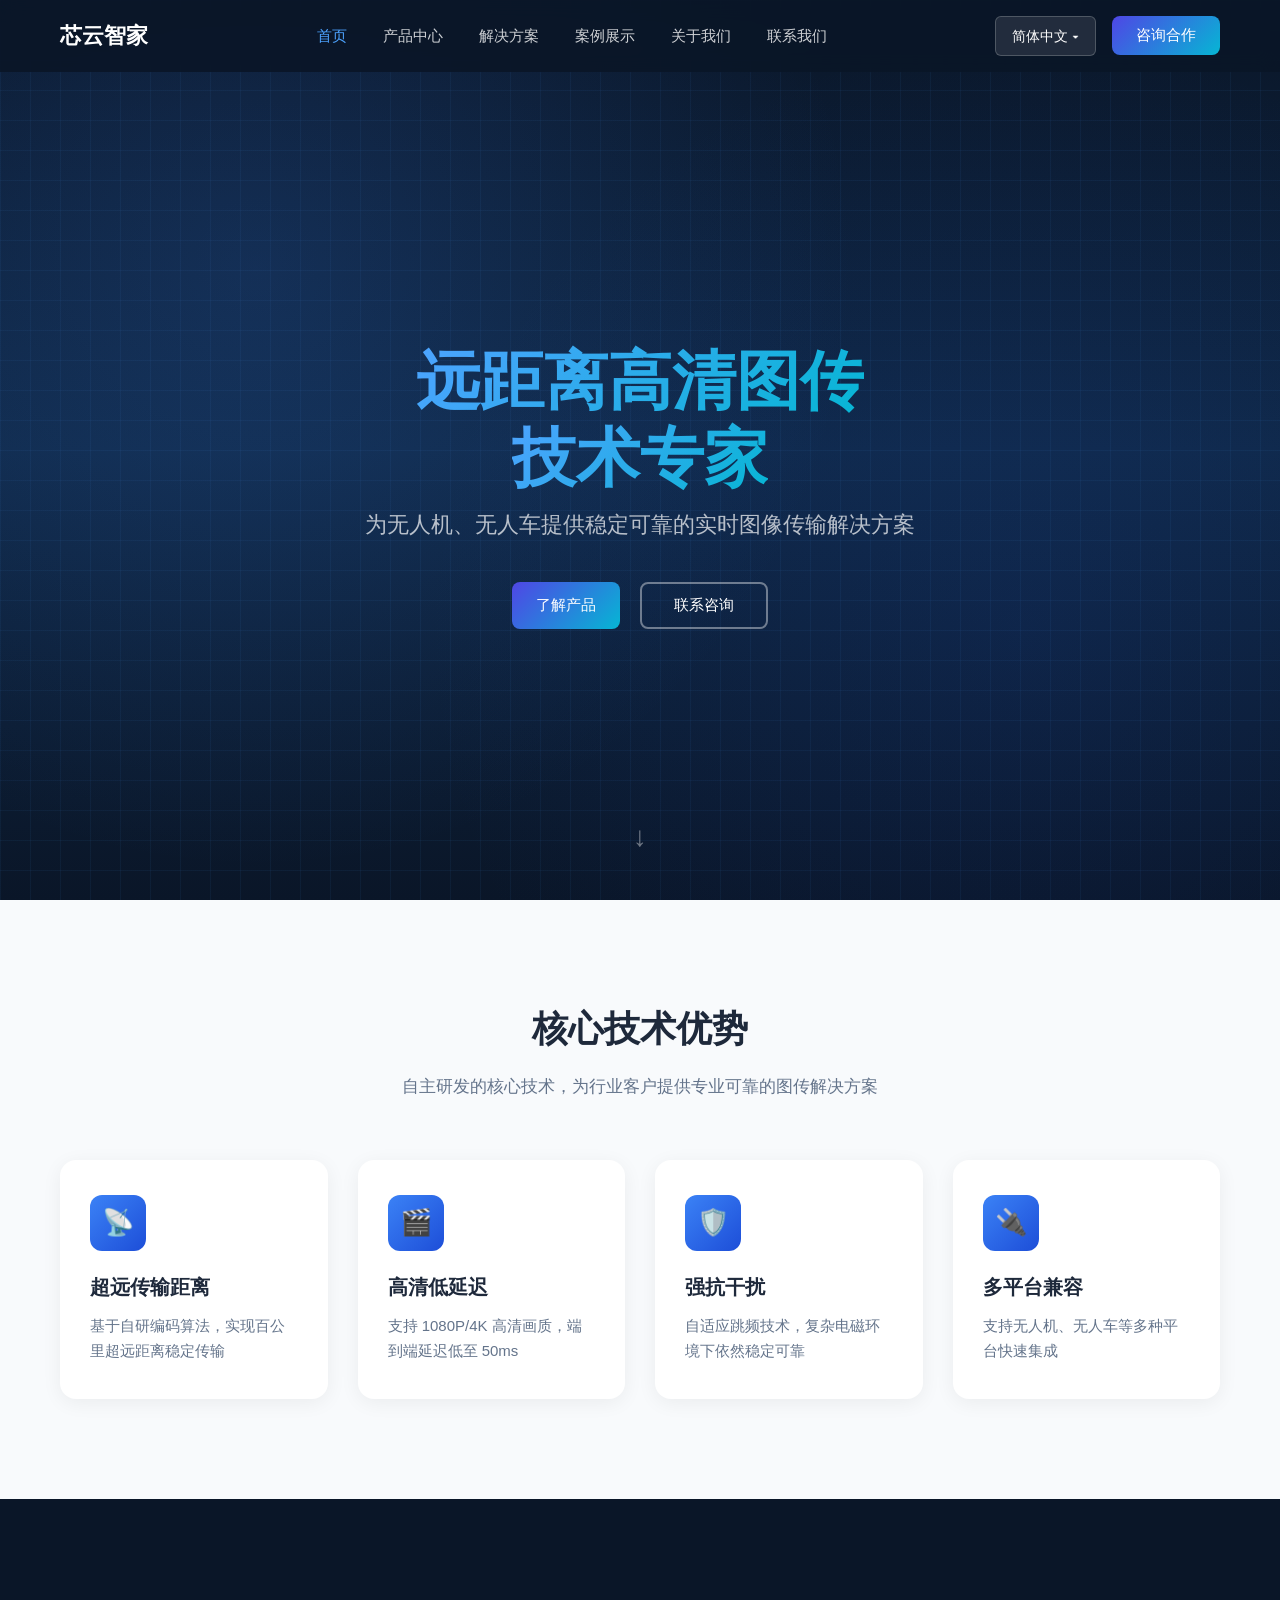
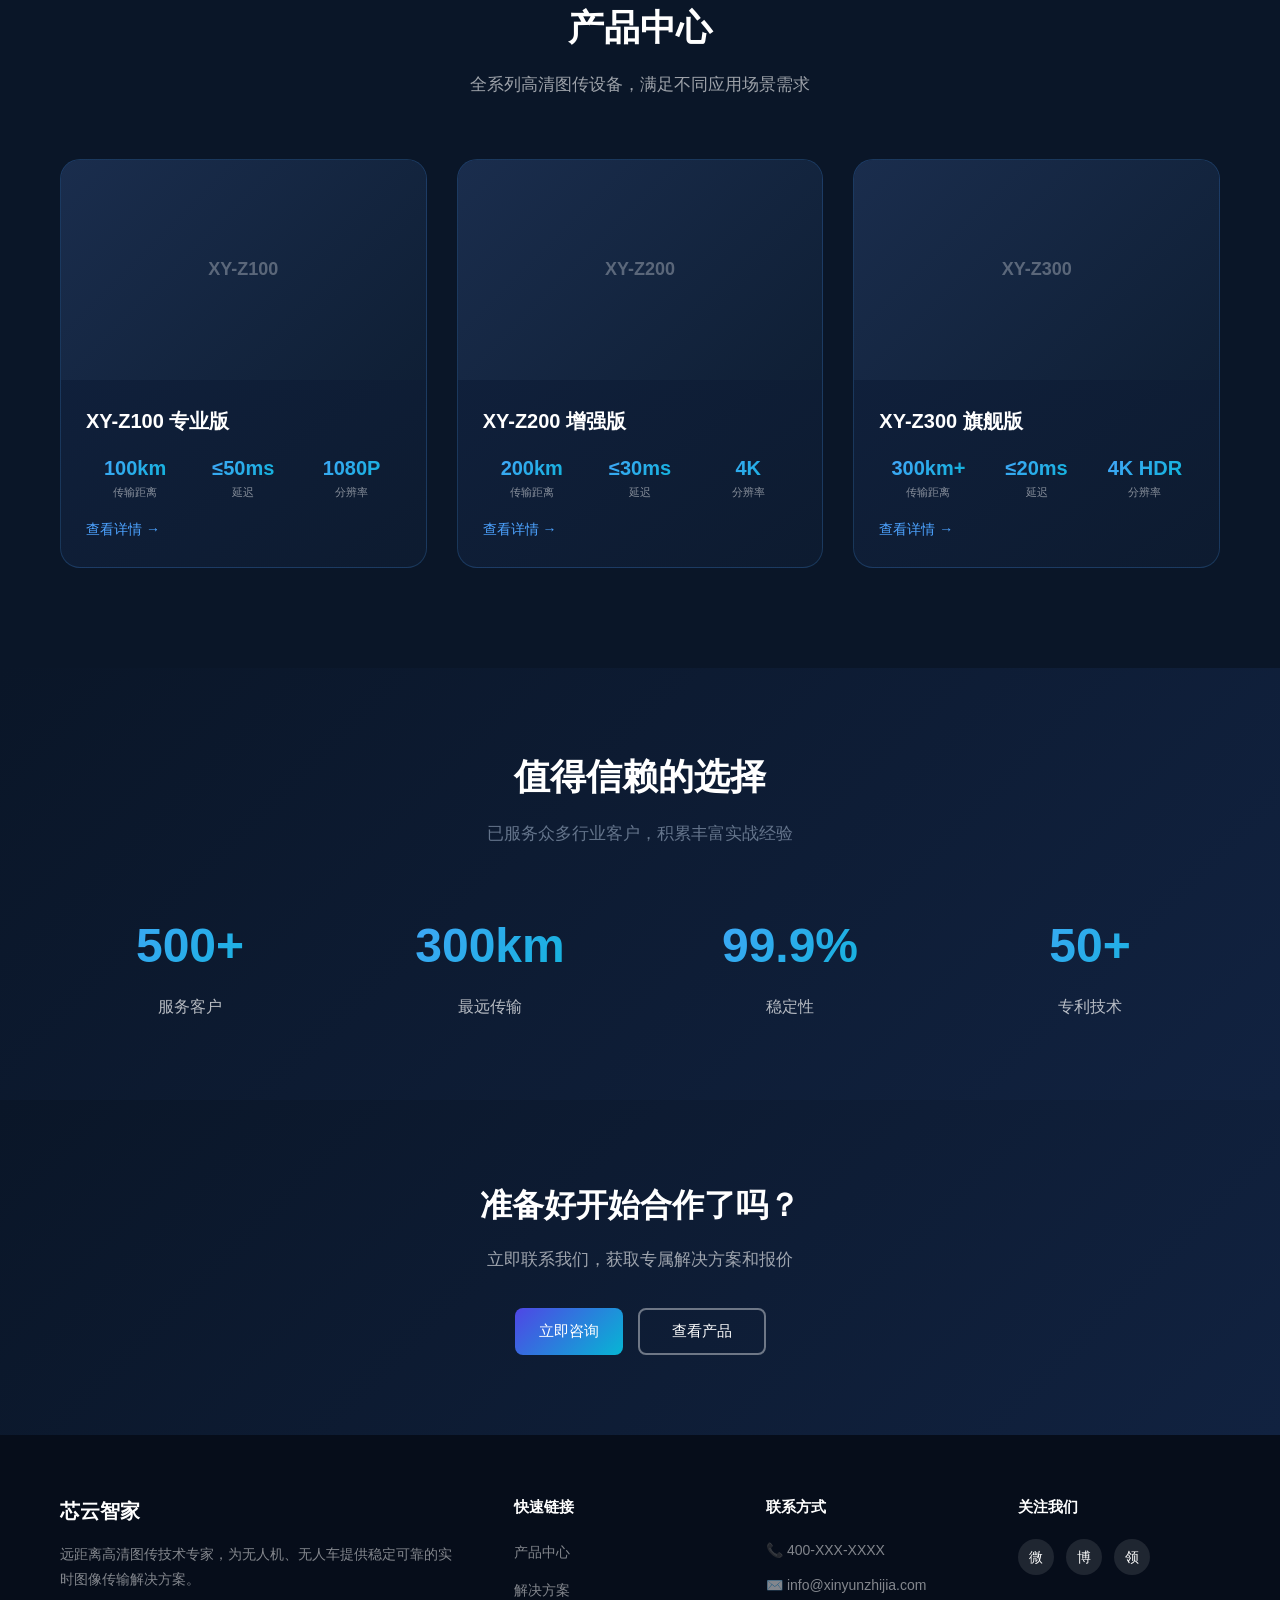
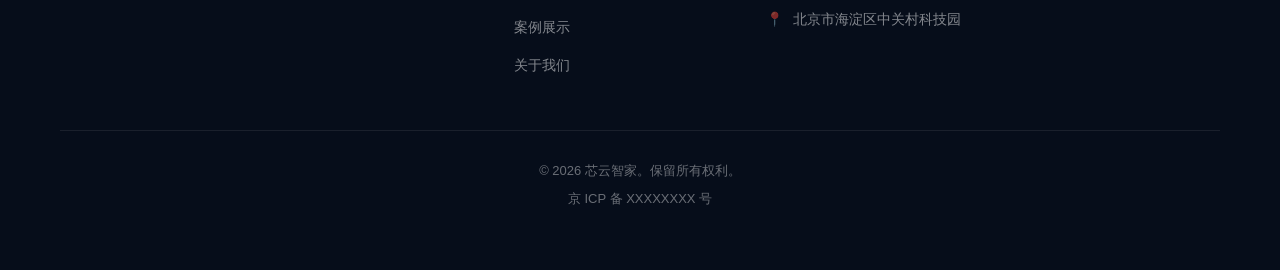
<file: 芯云智家官网.html>
<!DOCTYPE html>
<html lang="zh-CN">
<head>
    <meta charset="UTF-8">
    <meta name="viewport" content="width=device-width, initial-scale=1.0">
    <title>芯云智家 - 远距离高清图传技术专家</title>
    <style>
        * { margin: 0; padding: 0; box-sizing: border-box; }
        body {
            font-family: -apple-system, BlinkMacSystemFont, "Segoe UI", "PingFang SC", "Microsoft YaHei", sans-serif;
            color: #1e293b;
            background: #fff;
            line-height: 1.6;
        }
        .page { display: none; }
        .page.active { display: block; }

        /* 导航栏 */
        .navbar {
            position: fixed; top: 0; left: 0; right: 0; z-index: 1000;
            padding: 0 60px; height: 72px;
            display: flex; justify-content: space-between; align-items: center;
            background: rgba(10, 22, 40, 0.92);
            backdrop-filter: blur(10px);
            transition: background 0.3s;
        }
        .navbar.scrolled { background: #0a1628; box-shadow: 0 2px 20px rgba(0,0,0,0.3); }
        .logo { font-size: 22px; font-weight: bold; color: #fff; cursor: pointer; }
        .nav-links { display: flex; gap: 36px; list-style: none; }
        .nav-links a {
            color: rgba(255,255,255,0.8); text-decoration: none; font-size: 15px;
            transition: color 0.3s; cursor: pointer;
        }
        .nav-links a.active, .nav-links a:hover { color: #4da3ff; }
        .nav-right { display: flex; align-items: center; gap: 16px; position: relative; }
        .lang-select {
            padding: 8px 16px; background: rgba(255,255,255,0.1);
            border: 1px solid rgba(255,255,255,0.2); border-radius: 6px;
            color: #fff; font-size: 14px; cursor: pointer; user-select: none;
        }
        .lang-dropdown {
            position: absolute; top: 100%; right: 100px; margin-top: 8px;
            background: #fff; border-radius: 8px; box-shadow: 0 4px 20px rgba(0,0,0,0.15);
            overflow: hidden; display: none; min-width: 120px; z-index: 1001;
        }
        .lang-dropdown.show { display: block; }
        .lang-option {
            padding: 10px 16px; cursor: pointer; font-size: 14px; color: #333;
            transition: background 0.2s;
        }
        .lang-option:hover { background: #f1f5f9; }
        .btn-primary {
            padding: 10px 24px;
            background: linear-gradient(135deg, #4f46e5, #06b6d4);
            color: #fff; border: none; border-radius: 8px; font-size: 15px;
            font-weight: 500; cursor: pointer; text-decoration: none; display: inline-block;
            transition: transform 0.3s, box-shadow 0.3s;
        }
        .btn-primary:hover { transform: translateY(-2px); box-shadow: 0 8px 25px rgba(79,70,229,0.4); }
        .btn-outline {
            padding: 12px 32px; background: transparent; color: #4f46e5;
            border: 2px solid #4f46e5; border-radius: 8px; font-size: 15px;
            font-weight: 500; cursor: pointer; transition: all 0.3s;
        }
        .btn-outline:hover { background: #4f46e5; color: #fff; }

        /* 首页 Hero */
        .hero {
            min-height: 100vh; display: flex; flex-direction: column;
            justify-content: center; align-items: center; text-align: center;
            padding: 0 20px; padding-top: 72px;
            background: linear-gradient(180deg, #0a1628 0%, #0f2847 50%, #0a1628 100%);
            position: relative; overflow: hidden; color: #fff;
        }
        .hero::before {
            content: ''; position: absolute; top: 0; left: 0; right: 0; bottom: 0;
            background-image:
                radial-gradient(circle at 20% 30%, rgba(59,130,246,0.15) 0%, transparent 50%),
                radial-gradient(circle at 80% 70%, rgba(29,78,216,0.1) 0%, transparent 50%);
        }
        .hero-grid {
            position: absolute; top: 0; left: 0; right: 0; bottom: 0;
            background-image:
                linear-gradient(rgba(77,163,255,0.06) 1px, transparent 1px),
                linear-gradient(90deg, rgba(77,163,255,0.06) 1px, transparent 1px);
            background-size: 30px 30px;
        }
        .hero-content { position: relative; z-index: 1; }
        .hero h1 { font-size: 64px; font-weight: bold; margin-bottom: 10px; line-height: 1.2; }
        .hero h1 span {
            background: linear-gradient(135deg, #4da3ff, #06b6d4);
            -webkit-background-clip: text; -webkit-text-fill-color: transparent; background-clip: text;
        }
        .hero p { font-size: 22px; color: rgba(255,255,255,0.7); margin-bottom: 40px; }
        .hero-buttons { display: flex; gap: 20px; justify-content: center; }
        .hero-btn-white {
            padding: 12px 32px; background: transparent; color: #fff;
            border: 2px solid rgba(255,255,255,0.4); border-radius: 8px; font-size: 15px;
            font-weight: 500; cursor: pointer; transition: all 0.3s;
        }
        .hero-btn-white:hover { background: rgba(255,255,255,0.1); border-color: rgba(255,255,255,0.6); }
        .scroll-down {
            position: absolute; bottom: 40px; left: 50%; transform: translateX(-50%);
            animation: bounce 2s infinite; font-size: 28px; color: rgba(255,255,255,0.4); cursor: pointer;
        }
        @keyframes bounce {
            0%, 20%, 50%, 80%, 100% { transform: translateX(-50%) translateY(0); }
            40% { transform: translateX(-50%) translateY(-10px); }
            60% { transform: translateX(-50%) translateY(-5px); }
        }

        /* 通用区块 */
        .section { padding: 100px 60px; }
        .section-white { background: #f8fafc; }
        .section-dark { background: #0a1628; color: #fff; }
        .page-banner {
            padding: 140px 60px 80px; text-align: center;
            background: linear-gradient(135deg, #0a1628, #112240); color: #fff;
        }
        .page-banner h1 { font-size: 44px; font-weight: bold; margin-bottom: 15px; }
        .page-banner p { font-size: 18px; color: rgba(255,255,255,0.7); }
        .section-header { text-align: center; margin-bottom: 60px; }
        .section-header h2 { font-size: 36px; font-weight: bold; margin-bottom: 15px; }
        .section-header p { font-size: 17px; color: #64748b; }
        .section-dark .section-header p { color: rgba(255,255,255,0.6); }

        /* 技术优势 */
        .features-grid {
            display: grid; grid-template-columns: repeat(4, 1fr); gap: 30px;
            max-width: 1400px; margin: 0 auto;
        }
        .feature-card {
            background: #fff; border-radius: 16px; padding: 35px 30px;
            box-shadow: 0 4px 20px rgba(0,0,0,0.06); transition: transform 0.3s, box-shadow 0.3s;
        }
        .feature-card:hover { transform: translateY(-8px); box-shadow: 0 12px 40px rgba(0,0,0,0.1); }
        .feature-icon {
            width: 56px; height: 56px;
            background: linear-gradient(135deg, #3b82f6, #1d4ed8);
            border-radius: 12px; display: flex; align-items: center; justify-content: center;
            margin-bottom: 20px; font-size: 26px; color: #fff;
        }
        .feature-card h3 { font-size: 20px; font-weight: bold; margin-bottom: 10px; }
        .feature-card p { font-size: 15px; color: #64748b; line-height: 1.7; }

        /* 产品预览（首页） */
        .products-preview {
            display: grid; grid-template-columns: repeat(3, 1fr); gap: 30px;
            max-width: 1400px; margin: 0 auto;
        }
        .product-preview-card {
            background: linear-gradient(145deg, #112240, #0d1b30);
            border-radius: 20px; overflow: hidden;
            border: 1px solid rgba(77,163,255,0.2);
            transition: transform 0.3s, border-color 0.3s; cursor: pointer;
        }
        .product-preview-card:hover {
            transform: translateY(-10px); border-color: rgba(77,163,255,0.5);
        }
        .product-preview-img {
            height: 220px; background: linear-gradient(135deg, #1a2d4d, #0f1f35);
            display: flex; align-items: center; justify-content: center;
            color: rgba(255,255,255,0.3); font-size: 18px; font-weight: bold;
        }
        .product-preview-info { padding: 25px; color: #fff; }
        .product-preview-info h3 { font-size: 20px; font-weight: bold; margin-bottom: 15px; }
        .product-preview-stats {
            display: grid; grid-template-columns: repeat(3, 1fr); gap: 10px; margin-bottom: 15px;
        }
        .stat-mini { text-align: center; }
        .stat-mini-val {
            font-size: 20px; font-weight: bold;
            background: linear-gradient(135deg, #4da3ff, #06b6d4);
            -webkit-background-clip: text; -webkit-text-fill-color: transparent; background-clip: text;
        }
        .stat-mini-label { font-size: 11px; color: rgba(255,255,255,0.5); }

        /* 产品详情页 */
        .product-detail {
            max-width: 1200px; margin: 0 auto; padding: 80px 60px;
            display: grid; grid-template-columns: 1fr 1fr; gap: 60px; align-items: center;
        }
        .product-detail.alt { background: #f8fafc; }
        .product-detail-img {
            border-radius: 20px; overflow: hidden;
            box-shadow: 0 20px 60px rgba(0,0,0,0.15);
            height: 400px;
            background: linear-gradient(135deg, #1a2d4d, #0f1f35);
            display: flex; align-items: center; justify-content: center;
            color: rgba(255,255,255,0.4); font-size: 28px; font-weight: bold;
        }
        .product-detail-info h2 { font-size: 36px; font-weight: bold; margin-bottom: 10px; }
        .product-detail-info .subtitle { font-size: 17px; color: #64748b; margin-bottom: 30px; }
        .params-card {
            background: #f8fafc; border-radius: 16px; padding: 25px; margin-bottom: 25px;
        }
        .product-detail.alt .params-card { background: #fff; }
        .params-card h4 { font-size: 16px; font-weight: bold; margin-bottom: 15px; color: #1e293b; }
        .param-item {
            display: flex; align-items: center; gap: 10px; padding: 8px 0;
            font-size: 15px; color: #334155;
        }
        .param-check { color: #3b82f6; font-weight: bold; }
        .scene-tags { display: flex; gap: 10px; flex-wrap: wrap; margin-bottom: 25px; }
        .scene-tag {
            padding: 6px 16px; background: #e0f2fe; color: #0369a1;
            border-radius: 20px; font-size: 13px;
        }
        .product-buttons { display: flex; gap: 15px; }

        /* 解决方案 */
        .solution-row {
            max-width: 1200px; margin: 0 auto; padding: 60px;
            display: grid; grid-template-columns: 1fr 1fr; gap: 60px; align-items: center;
        }
        .solution-row.alt { background: #f8fafc; }
        .solution-features {
            background: #0f2847; border-radius: 20px; padding: 40px; color: #fff;
        }
        .solution-feature-item {
            display: flex; align-items: center; gap: 15px; padding: 14px 0;
            border-bottom: 1px solid rgba(255,255,255,0.1); font-size: 15px;
        }
        .solution-feature-item:last-child { border-bottom: none; }
        .feature-check-icon {
            width: 32px; height: 32px; border-radius: 50%;
            background: linear-gradient(135deg, #3b82f6, #06b6d4);
            display: flex; align-items: center; justify-content: center;
            color: #fff; font-size: 16px; flex-shrink: 0;
        }
        .solution-img {
            border-radius: 20px; overflow: hidden;
            box-shadow: 0 20px 60px rgba(0,0,0,0.1);
            height: 350px;
            background: linear-gradient(135deg, #e0f2fe, #bae6fd);
            display: flex; align-items: center; justify-content: center;
            color: #0369a1; font-size: 22px; font-weight: 500;
        }

        /* 数据统计 */
        .stats-section {
            background: linear-gradient(135deg, #0a1628, #112240);
            padding: 80px 60px; color: #fff;
        }
        .stats-grid {
            display: grid; grid-template-columns: repeat(4, 1fr); gap: 40px;
            max-width: 1200px; margin: 0 auto; text-align: center;
        }
        .stat-number {
            font-size: 48px; font-weight: bold;
            background: linear-gradient(135deg, #4da3ff, #06b6d4);
            -webkit-background-clip: text; -webkit-text-fill-color: transparent; background-clip: text;
            margin-bottom: 10px;
        }
        .stat-label { font-size: 16px; color: rgba(255,255,255,0.7); }

        /* 案例展示 */
        .cases-list { max-width: 1200px; margin: 0 auto; padding: 60px; }
        .case-card {
            display: grid; grid-template-columns: 1fr 1fr; gap: 50px;
            padding: 50px 0; border-bottom: 1px solid #e2e8f0; align-items: center;
        }
        .case-card:last-child { border-bottom: none; }
        .case-tag {
            display: inline-block; padding: 4px 14px;
            background: linear-gradient(135deg, #3b82f6, #8b5cf6);
            color: #fff; border-radius: 20px; font-size: 13px; margin-bottom: 15px;
        }
        .case-client { font-size: 14px; color: #64748b; margin-bottom: 10px; }
        .case-card h3 { font-size: 28px; font-weight: bold; margin-bottom: 20px; }
        .case-section { margin-bottom: 20px; }
        .case-section h4 { font-size: 16px; font-weight: bold; margin-bottom: 10px; color: #1e293b; }
        .case-section p { font-size: 15px; color: #475569; line-height: 1.8; }
        .case-result {
            background: #0f2847; border-radius: 16px; padding: 25px; color: #fff; margin-top: 20px;
        }
        .case-result-item {
            display: flex; align-items: center; gap: 10px; padding: 8px 0; font-size: 14px;
        }
        .case-img {
            border-radius: 20px; overflow: hidden;
            box-shadow: 0 15px 50px rgba(0,0,0,0.1);
            height: 300px;
            background: linear-gradient(135deg, #e0f2fe, #ddd6fe);
            display: flex; align-items: center; justify-content: center;
            color: #4f46e5; font-size: 20px; font-weight: 500;
        }
        .case-link {
            color: #4f46e5; text-decoration: none; font-size: 15px; font-weight: 500;
            cursor: pointer;
        }
        .case-link:hover { text-decoration: underline; }

        /* 关于我们 */
        .about-stats {
            display: grid; grid-template-columns: repeat(4, 1fr); gap: 30px;
            max-width: 1200px; margin: 0 auto; padding: 80px 60px;
        }
        .about-stat-card {
            text-align: center; padding: 30px;
            background: #fff; border-radius: 16px;
            box-shadow: 0 4px 20px rgba(0,0,0,0.06);
        }
        .about-stat-num {
            font-size: 42px; font-weight: bold;
            background: linear-gradient(135deg, #3b82f6, #8b5cf6);
            -webkit-background-clip: text; -webkit-text-fill-color: transparent; background-clip: text;
            margin-bottom: 8px;
        }
        .about-stat-label { font-size: 15px; color: #64748b; }

        .timeline-section { padding: 80px 60px; background: #f8fafc; }
        .timeline {
            max-width: 800px; margin: 0 auto; position: relative;
        }
        .timeline::before {
            content: ''; position: absolute; left: 50%; top: 0; bottom: 0;
            width: 3px; background: linear-gradient(180deg, #3b82f6, #8b5cf6);
            transform: translateX(-50%);
        }
        .timeline-item {
            position: relative; width: 50%; padding: 20px 40px; margin-bottom: 30px;
        }
        .timeline-item.left { left: 0; text-align: right; }
        .timeline-item.right { left: 50%; text-align: left; }
        .timeline-dot {
            position: absolute; top: 30px; width: 20px; height: 20px;
            background: #fff; border: 4px solid #3b82f6; border-radius: 50%;
            z-index: 1;
        }
        .timeline-item.left .timeline-dot { right: -10px; }
        .timeline-item.right .timeline-dot { left: -10px; }
        .timeline-card {
            background: #fff; padding: 25px; border-radius: 12px;
            box-shadow: 0 4px 15px rgba(0,0,0,0.08);
            display: inline-block;
        }
        .timeline-year {
            font-size: 32px; font-weight: bold;
            background: linear-gradient(135deg, #3b82f6, #8b5cf6);
            -webkit-background-clip: text; -webkit-text-fill-color: transparent; background-clip: text;
            margin-bottom: 5px;
        }
        .timeline-title { font-size: 18px; font-weight: bold; margin-bottom: 8px; }
        .timeline-desc { font-size: 14px; color: #64748b; }

        /* 联系我们 */
        .contact-section {
            max-width: 1200px; margin: 0 auto; padding: 80px 60px;
            display: grid; grid-template-columns: 1fr 1.2fr; gap: 60px;
        }
        .contact-info-card {
            background: #fff; border-radius: 16px; padding: 25px;
            box-shadow: 0 4px 20px rgba(0,0,0,0.06); margin-bottom: 20px;
            display: flex; align-items: center; gap: 15px;
        }
        .contact-icon {
            width: 48px; height: 48px; border-radius: 12px;
            background: linear-gradient(135deg, #3b82f6, #8b5cf6);
            display: flex; align-items: center; justify-content: center;
            color: #fff; font-size: 20px; flex-shrink: 0;
        }
        .contact-info-label { font-size: 14px; color: #64748b; margin-bottom: 4px; }
        .contact-info-value { font-size: 17px; font-weight: 500; color: #1e293b; }
        .wechat-card {
            background: #fff; border-radius: 16px; padding: 30px;
            box-shadow: 0 4px 20px rgba(0,0,0,0.06); text-align: center;
        }
        .wechat-qr {
            width: 160px; height: 160px; margin: 0 auto 15px;
            background: #f1f5f9; border-radius: 12px;
            display: flex; align-items: center; justify-content: center;
            color: #94a3b8; font-size: 40px;
        }
        .wechat-card p { font-size: 14px; color: #64748b; }

        .contact-form {
            background: #fff; border-radius: 20px; padding: 40px;
            box-shadow: 0 10px 40px rgba(0,0,0,0.08);
        }
        .form-group { margin-bottom: 20px; }
        .form-group label {
            display: block; font-size: 14px; font-weight: 500;
            margin-bottom: 8px; color: #334155;
        }
        .form-group label .required { color: #ef4444; }
        .form-input, .form-textarea {
            width: 100%; padding: 12px 16px;
            border: 1px solid #e2e8f0; border-radius: 8px;
            font-size: 15px; font-family: inherit;
            transition: border-color 0.3s, box-shadow 0.3s;
        }
        .form-input:focus, .form-textarea:focus {
            outline: none; border-color: #3b82f6;
            box-shadow: 0 0 0 3px rgba(59,130,246,0.1);
        }
        .form-textarea { resize: vertical; min-height: 120px; }
        .form-row { display: grid; grid-template-columns: 1fr 1fr; gap: 15px; }
        .submit-btn {
            width: 100%; padding: 14px;
            background: linear-gradient(135deg, #4f46e5, #06b6d4);
            color: #fff; border: none; border-radius: 10px;
            font-size: 16px; font-weight: 500; cursor: pointer;
            transition: transform 0.3s, box-shadow 0.3s;
        }
        .submit-btn:hover { transform: translateY(-2px); box-shadow: 0 8px 25px rgba(79,70,229,0.3); }
        .form-tip { text-align: center; font-size: 12px; color: #94a3b8; margin-top: 15px; }

        /* CTA 区块 */
        .cta-section {
            text-align: center; padding: 80px 60px;
            background: linear-gradient(135deg, #0a1628, #112240); color: #fff;
        }
        .cta-section h2 { font-size: 32px; font-weight: bold; margin-bottom: 15px; }
        .cta-section p { font-size: 17px; color: rgba(255,255,255,0.6); margin-bottom: 35px; }
        .cta-buttons { display: flex; gap: 15px; justify-content: center; }

        /* 页脚 */
        .footer {
            background: #060d1a; color: #fff; padding: 60px;
        }
        .footer-content {
            max-width: 1400px; margin: 0 auto;
            display: grid; grid-template-columns: 2fr 1fr 1fr 1fr; gap: 50px;
        }
        .footer-logo { font-size: 20px; font-weight: bold; margin-bottom: 15px; }
        .footer-desc { font-size: 14px; color: rgba(255,255,255,0.5); line-height: 1.8; }
        .footer-col h4 { font-size: 15px; margin-bottom: 20px; }
        .footer-col ul { list-style: none; }
        .footer-col li { margin-bottom: 12px; }
        .footer-col a {
            color: rgba(255,255,255,0.5); text-decoration: none;
            font-size: 14px; transition: color 0.3s; cursor: pointer;
        }
        .footer-col a:hover { color: #4da3ff; }
        .footer-contact-item {
            display: flex; align-items: center; gap: 10px;
            font-size: 14px; color: rgba(255,255,255,0.5); margin-bottom: 12px;
        }
        .social-icons { display: flex; gap: 12px; }
        .social-icon {
            width: 36px; height: 36px; border-radius: 50%;
            background: rgba(255,255,255,0.1);
            display: flex; align-items: center; justify-content: center;
            cursor: pointer; transition: background 0.3s; font-size: 14px;
        }
        .social-icon:hover { background: rgba(77,163,255,0.3); }
        .footer-bottom {
            max-width: 1400px; margin: 40px auto 0; padding-top: 30px;
            border-top: 1px solid rgba(255,255,255,0.08);
            text-align: center; font-size: 13px; color: rgba(255,255,255,0.4);
        }
        .footer-icp { margin-top: 8px; }

        /* 响应式 */
        @media (max-width: 1024px) {
            .features-grid, .products-preview, .about-stats { grid-template-columns: repeat(2, 1fr); }
            .product-detail, .solution-row, .contact-section { grid-template-columns: 1fr; }
            .footer-content { grid-template-columns: repeat(2, 1fr); }
            .case-card { grid-template-columns: 1fr; }
            .stats-grid { grid-template-columns: repeat(2, 1fr); }
        }
        @media (max-width: 768px) {
            .navbar { padding: 0 20px; }
            .nav-links { display: none; }
            .hero h1 { font-size: 40px; }
            .hero p { font-size: 18px; }
            .section, .page-banner { padding: 60px 20px; }
            .page-banner h1 { font-size: 32px; }
            .features-grid, .products-preview, .about-stats { grid-template-columns: 1fr; }
            .timeline::before { left: 20px; }
            .timeline-item { width: 100%; left: 0 !important; text-align: left !important; padding-left: 50px; }
            .timeline-dot { left: 10px !important; right: auto !important; }
            .footer-content { grid-template-columns: 1fr; }
            .form-row { grid-template-columns: 1fr; }
            .product-detail, .contact-section, .cases-list, .solution-row { padding: 40px 20px; }
            .stats-grid { grid-template-columns: repeat(2, 1fr); gap: 20px; }
            .stat-number { font-size: 36px; }
        }
    </style>
</head>
<body>
    <!-- 导航栏 -->
    <nav class="navbar" id="navbar">
        <div class="logo" onclick="navigate('home')">
            <span class="i18n" data-zh="芯云智家" data-en="XinYun Smart Home">芯云智家</span>
        </div>
        <ul class="nav-links">
            <li><a onclick="navigate('home')" class="nav-link active" data-page="home">
                <span class="i18n" data-zh="首页" data-en="Home">首页</span>
            </a></li>
            <li><a onclick="navigate('products')" class="nav-link" data-page="products">
                <span class="i18n" data-zh="产品中心" data-en="Product Center">产品中心</span>
            </a></li>
            <li><a onclick="navigate('solutions')" class="nav-link" data-page="solutions">
                <span class="i18n" data-zh="解决方案" data-en="Solutions">解决方案</span>
            </a></li>
            <li><a onclick="navigate('cases')" class="nav-link" data-page="cases">
                <span class="i18n" data-zh="案例展示" data-en="Case Studies">案例展示</span>
            </a></li>
            <li><a onclick="navigate('about')" class="nav-link" data-page="about">
                <span class="i18n" data-zh="关于我们" data-en="About Us">关于我们</span>
            </a></li>
            <li><a onclick="navigate('contact')" class="nav-link" data-page="contact">
                <span class="i18n" data-zh="联系我们" data-en="Contact Us">联系我们</span>
            </a></li>
        </ul>
        <div class="nav-right">
            <div class="lang-select" onclick="toggleLangDropdown(event)">
                <span id="currentLangText">简体中文</span> ▾
            </div>
            <div class="lang-dropdown" id="langDropdown">
                <div class="lang-option" onclick="switchLang('zh')">简体中文</div>
                <div class="lang-option" onclick="switchLang('en')">English</div>
            </div>
            <button class="btn-primary" onclick="navigate('contact')">
                <span class="i18n" data-zh="咨询合作" data-en="Inquire About Collaboration">咨询合作</span>
            </button>
        </div>
    </nav>

    <!-- ========== 首页 ========== -->
    <div class="page active" id="page-home">
        <section class="hero">
            <div class="hero-grid"></div>
            <div class="hero-content">
                <h1>
                    <span class="i18n" data-zh="远距离高清图传" data-en="Long-Range HD Video Transmission">远距离高清图传</span><br>
                    <span class="i18n" style="background: linear-gradient(135deg, #4da3ff, #06b6d4); -webkit-background-clip: text; -webkit-text-fill-color: transparent;" data-zh="技术专家" data-en="Technical Expert">技术专家</span>
                </h1>
                <p class="i18n" data-zh="为无人机、无人车提供稳定可靠的实时图像传输解决方案" data-en="Stable, reliable real-time video transmission solutions for drones and autonomous vehicles">
                    为无人机、无人车提供稳定可靠的实时图像传输解决方案
                </p>
                <div class="hero-buttons">
                    <button class="btn-primary" onclick="navigate('products')">
                        <span class="i18n" data-zh="了解产品" data-en="Learn about the product">了解产品</span>
                    </button>
                    <button class="hero-btn-white" onclick="navigate('contact')">
                        <span class="i18n" data-zh="联系咨询" data-en="Contact Us">联系咨询</span>
                    </button>
                </div>
            </div>
            <div class="scroll-down" onclick="document.getElementById('home-features').scrollIntoView({behavior:'smooth'})">↓</div>
        </section>

        <section class="section section-white" id="home-features">
            <div class="section-header">
                <h2 class="i18n" data-zh="核心技术优势" data-en="Core Technical Advantages">核心技术优势</h2>
                <p class="i18n" data-zh="自主研发的核心技术，为行业客户提供专业可靠的图传解决方案" data-en="Self-developed core technology provides professional and reliable video transmission solutions">
                    自主研发的核心技术，为行业客户提供专业可靠的图传解决方案
                </p>
            </div>
            <div class="features-grid">
                <div class="feature-card">
                    <div class="feature-icon">📡</div>
                    <h3 class="i18n" data-zh="超远传输距离" data-en="Ultra-Long Range">超远传输距离</h3>
                    <p class="i18n" data-zh="基于自研编码算法，实现百公里超远距离稳定传输" data-en="Self-developed coding algorithm enables stable transmission over hundreds of kilometers">
                        基于自研编码算法，实现百公里超远距离稳定传输
                    </p>
                </div>
                <div class="feature-card">
                    <div class="feature-icon">🎬</div>
                    <h3 class="i18n" data-zh="高清低延迟" data-en="HD & Low Latency">高清低延迟</h3>
                    <p class="i18n" data-zh="支持 1080P/4K 高清画质，端到端延迟低至 50ms" data-en="Supports 1080P/4K HD quality with end-to-end latency as low as 50ms">
                        支持 1080P/4K 高清画质，端到端延迟低至 50ms
                    </p>
                </div>
                <div class="feature-card">
                    <div class="feature-icon">🛡️</div>
                    <h3 class="i18n" data-zh="强抗干扰" data-en="Strong Anti-Interference">强抗干扰</h3>
                    <p class="i18n" data-zh="自适应跳频技术，复杂电磁环境下依然稳定可靠" data-en="Adaptive frequency hopping ensures stability in complex environments">
                        自适应跳频技术，复杂电磁环境下依然稳定可靠
                    </p>
                </div>
                <div class="feature-card">
                    <div class="feature-icon">🔌</div>
                    <h3 class="i18n" data-zh="多平台兼容" data-en="Multi-Platform Support">多平台兼容</h3>
                    <p class="i18n" data-zh="支持无人机、无人车等多种平台快速集成" data-en="Quick integration with drones, UGVs and other platforms">
                        支持无人机、无人车等多种平台快速集成
                    </p>
                </div>
            </div>
        </section>

        <section class="section section-dark">
            <div class="section-header">
                <h2 class="i18n" data-zh="产品中心" data-en="Product Center">产品中心</h2>
                <p class="i18n" data-zh="全系列高清图传设备，满足不同应用场景需求" data-en="Full range of HD video transmission devices for various scenarios">
                    全系列高清图传设备，满足不同应用场景需求
                </p>
            </div>
            <div class="products-preview">
                <div class="product-preview-card" onclick="navigate('products')">
                    <div class="product-preview-img">XY-Z100</div>
                    <div class="product-preview-info">
                        <h3 class="i18n" data-zh="XY-Z100 专业版" data-en="XY-Z100 Professional">XY-Z100 专业版</h3>
                        <div class="product-preview-stats">
                            <div class="stat-mini"><div class="stat-mini-val">100km</div><div class="stat-mini-label i18n" data-zh="传输距离" data-en="Range">传输距离</div></div>
                            <div class="stat-mini"><div class="stat-mini-val">≤50ms</div><div class="stat-mini-label i18n" data-zh="延迟" data-en="Latency">延迟</div></div>
                            <div class="stat-mini"><div class="stat-mini-val">1080P</div><div class="stat-mini-label i18n" data-zh="分辨率" data-en="Resolution">分辨率</div></div>
                        </div>
                        <span style="color:#4da3ff;font-size:14px;" class="i18n" data-zh="查看详情 →" data-en="View Details →">查看详情 →</span>
                    </div>
                </div>
                <div class="product-preview-card" onclick="navigate('products')">
                    <div class="product-preview-img">XY-Z200</div>
                    <div class="product-preview-info">
                        <h3 class="i18n" data-zh="XY-Z200 增强版" data-en="XY-Z200 Enhanced">XY-Z200 增强版</h3>
                        <div class="product-preview-stats">
                            <div class="stat-mini"><div class="stat-mini-val">200km</div><div class="stat-mini-label i18n" data-zh="传输距离" data-en="Range">传输距离</div></div>
                            <div class="stat-mini"><div class="stat-mini-val">≤30ms</div><div class="stat-mini-label i18n" data-zh="延迟" data-en="Latency">延迟</div></div>
                            <div class="stat-mini"><div class="stat-mini-val">4K</div><div class="stat-mini-label i18n" data-zh="分辨率" data-en="Resolution">分辨率</div></div>
                        </div>
                        <span style="color:#4da3ff;font-size:14px;" class="i18n" data-zh="查看详情 →" data-en="View Details →">查看详情 →</span>
                    </div>
                </div>
                <div class="product-preview-card" onclick="navigate('products')">
                    <div class="product-preview-img">XY-Z300</div>
                    <div class="product-preview-info">
                        <h3 class="i18n" data-zh="XY-Z300 旗舰版" data-en="XY-Z300 Flagship">XY-Z300 旗舰版</h3>
                        <div class="product-preview-stats">
                            <div class="stat-mini"><div class="stat-mini-val">300km+</div><div class="stat-mini-label i18n" data-zh="传输距离" data-en="Range">传输距离</div></div>
                            <div class="stat-mini"><div class="stat-mini-val">≤20ms</div><div class="stat-mini-label i18n" data-zh="延迟" data-en="Latency">延迟</div></div>
                            <div class="stat-mini"><div class="stat-mini-val">4K HDR</div><div class="stat-mini-label i18n" data-zh="分辨率" data-en="Resolution">分辨率</div></div>
                        </div>
                        <span style="color:#4da3ff;font-size:14px;" class="i18n" data-zh="查看详情 →" data-en="View Details →">查看详情 →</span>
                    </div>
                </div>
            </div>
        </section>

        <section class="stats-section">
            <div class="section-header">
                <h2 class="i18n" data-zh="值得信赖的选择" data-en="A Trusted Choice">值得信赖的选择</h2>
                <p class="i18n" data-zh="已服务众多行业客户，积累丰富实战经验" data-en="Served numerous industry clients with rich practical experience">
                    已服务众多行业客户，积累丰富实战经验
                </p>
            </div>
            <div class="stats-grid">
                <div><div class="stat-number">500+</div><div class="stat-label i18n" data-zh="服务客户" data-en="Clients Served">服务客户</div></div>
                <div><div class="stat-number">300km</div><div class="stat-label i18n" data-zh="最远传输" data-en="Max Range">最远传输</div></div>
                <div><div class="stat-number">99.9%</div><div class="stat-label i18n" data-zh="稳定性" data-en="Stability">稳定性</div></div>
                <div><div class="stat-number">50+</div><div class="stat-label i18n" data-zh="专利技术" data-en="Patents">专利技术</div></div>
            </div>
        </section>

        <section class="cta-section">
            <h2 class="i18n" data-zh="准备好开始合作了吗？" data-en="Ready to Start Collaborating?">准备好开始合作了吗？</h2>
            <p class="i18n" data-zh="立即联系我们，获取专属解决方案和报价" data-en="Contact us now for customized solutions and quotes">
                立即联系我们，获取专属解决方案和报价
            </p>
            <div class="cta-buttons">
                <button class="btn-primary" onclick="navigate('contact')">
                    <span class="i18n" data-zh="立即咨询" data-en="Inquire Now">立即咨询</span>
                </button>
                <button class="hero-btn-white" onclick="navigate('products')">
                    <span class="i18n" data-zh="查看产品" data-en="View Products">查看产品</span>
                </button>
            </div>
        </section>
    </div>

    <!-- ========== 产品中心页 ========== -->
    <div class="page" id="page-products">
        <div class="page-banner">
            <h1 class="i18n" data-zh="产品中心" data-en="Product Center">产品中心</h1>
            <p class="i18n" data-zh="全系列高清图传设备，为不同应用场景提供专业可靠的传输解决方案" data-en="Full range of HD video transmission devices for various scenarios">
                全系列高清图传设备，为不同应用场景提供专业可靠的传输解决方案
            </p>
        </div>

        <div class="product-detail">
            <div class="product-detail-img">XY-Z100</div>
            <div class="product-detail-info">
                <h2 class="i18n" data-zh="XY-Z100 专业版" data-en="XY-Z100 Professional">XY-Z100 专业版</h2>
                <p class="subtitle i18n" data-zh="入门级专业图传设备，适合短距离应用场景" data-en="Entry-level professional device for short-range applications">
                    入门级专业图传设备，适合短距离应用场景
                </p>
                <div class="params-card">
                    <h4 class="i18n" data-zh="技术参数" data-en="Technical Specifications">技术参数</h4>
                    <div class="param-item"><span class="param-check">✓</span><span class="i18n" data-zh="传输距离：100km" data-en="Range: 100km">传输距离：100km</span></div>
                    <div class="param-item"><span class="param-check">✓</span><span class="i18n" data-zh="延迟：≤50ms" data-en="Latency: ≤50ms">延迟：≤50ms</span></div>
                    <div class="param-item"><span class="param-check">✓</span><span class="i18n" data-zh="分辨率：1080P@60fps" data-en="Resolution: 1080P@60fps">分辨率：1080P@60fps</span></div>
                    <div class="param-item"><span class="param-check">✓</span><span class="i18n" data-zh="工作频段：2.4GHz/5.8GHz" data-en="Frequency: 2.4GHz/5.8GHz">工作频段：2.4GHz/5.8GHz</span></div>
                    <div class="param-item"><span class="param-check">✓</span><span class="i18n" data-zh="重量：280g" data-en="Weight: 280g">重量：280g</span></div>
                    <div class="param-item"><span class="param-check">✓</span><span class="i18n" data-zh="功耗：8W" data-en="Power: 8W">功耗：8W</span></div>
                </div>
                <h4 style="margin-bottom:15px;" class="i18n" data-zh="适用场景" data-en="Applications">适用场景</h4>
                <div class="scene-tags">
                    <span class="scene-tag i18n" data-zh="小型无人机" data-en="Small Drones">小型无人机</span>
                    <span class="scene-tag i18n" data-zh="地面机器人" data-en="Ground Robots">地面机器人</span>
                    <span class="scene-tag i18n" data-zh="手持设备" data-en="Handheld Devices">手持设备</span>
                </div>
                <div class="product-buttons">
                    <button class="btn-outline i18n" data-zh="查看详情" data-en="View Details">查看详情</button>
                    <button class="btn-primary" onclick="navigate('contact')">
                        <span class="i18n" data-zh="咨询报价" data-en="Get Quote">咨询报价</span>
                    </button>
                </div>
            </div>
        </div>

        <div class="product-detail alt">
            <div class="product-detail-img">XY-Z200</div>
            <div class="product-detail-info">
                <h2 class="i18n" data-zh="XY-Z200 增强版" data-en="XY-Z200 Enhanced">XY-Z200 增强版</h2>
                <p class="subtitle i18n" data-zh="高性能图传设备，支持更远距离和更高画质" data-en="High-performance device for longer range and better quality">
                    高性能图传设备，支持更远距离和更高画质
                </p>
                <div class="params-card">
                    <h4 class="i18n" data-zh="技术参数" data-en="Technical Specifications">技术参数</h4>
                    <div class="param-item"><span class="param-check">✓</span><span class="i18n" data-zh="传输距离：200km" data-en="Range: 200km">传输距离：200km</span></div>
                    <div class="param-item"><span class="param-check">✓</span><span class="i18n" data-zh="延迟：≤30ms" data-en="Latency: ≤30ms">延迟：≤30ms</span></div>
                    <div class="param-item"><span class="param-check">✓</span><span class="i18n" data-zh="分辨率：4K@30fps" data-en="Resolution: 4K@30fps">分辨率：4K@30fps</span></div>
                    <div class="param-item"><span class="param-check">✓</span><span class="i18n" data-zh="工作频段：2.4GHz/5.8GHz/900MHz" data-en="Frequency: 2.4GHz/5.8GHz/900MHz">工作频段：2.4GHz/5.8GHz/900MHz</span></div>
                    <div class="param-item"><span class="param-check">✓</span><span class="i18n" data-zh="重量：350g" data-en="Weight: 350g">重量：350g</span></div>
                    <div class="param-item"><span class="param-check">✓</span><span class="i18n" data-zh="功耗：12W" data-en="Power: 12W">功耗：12W</span></div>
                </div>
                <h4 style="margin-bottom:15px;" class="i18n" data-zh="适用场景" data-en="Applications">适用场景</h4>
                <div class="scene-tags">
                    <span class="scene-tag i18n" data-zh="中型无人机" data-en="Medium Drones">中型无人机</span>
                    <span class="scene-tag i18n" data-zh="无人车" data-en="UGVs">无人车</span>
                    <span class="scene-tag i18n" data-zh="长航时飞行器" data-en="Long-Endurance Aircraft">长航时飞行器</span>
                </div>
                <div class="product-buttons">
                    <button class="btn-outline i18n" data-zh="查看详情" data-en="View Details">查看详情</button>
                    <button class="btn-primary" onclick="navigate('contact')">
                        <span class="i18n" data-zh="咨询报价" data-en="Get Quote">咨询报价</span>
                    </button>
                </div>
            </div>
        </div>

        <div class="product-detail">
            <div class="product-detail-img">XY-Z300</div>
            <div class="product-detail-info">
                <h2 class="i18n" data-zh="XY-Z300 旗舰版" data-en="XY-Z300 Flagship">XY-Z300 旗舰版</h2>
                <p class="subtitle i18n" data-zh="旗舰级图传系统，满足极端环境下的专业需求" data-en="Flagship system for professional needs in extreme environments">
                    旗舰级图传系统，满足极端环境下的专业需求
                </p>
                <div class="params-card">
                    <h4 class="i18n" data-zh="技术参数" data-en="Technical Specifications">技术参数</h4>
                    <div class="param-item"><span class="param-check">✓</span><span class="i18n" data-zh="传输距离：300km+" data-en="Range: 300km+">传输距离：300km+</span></div>
                    <div class="param-item"><span class="param-check">✓</span><span class="i18n" data-zh="延迟：≤20ms" data-en="Latency: ≤20ms">延迟：≤20ms</span></div>
                    <div class="param-item"><span class="param-check">✓</span><span class="i18n" data-zh="分辨率：4K HDR@60fps" data-en="Resolution: 4K HDR@60fps">分辨率：4K HDR@60fps</span></div>
                    <div class="param-item"><span class="param-check">✓</span><span class="i18n" data-zh="工作频段：全频段支持" data-en="Frequency: Full band support">工作频段：全频段支持</span></div>
                    <div class="param-item"><span class="param-check">✓</span><span class="i18n" data-zh="重量：420g" data-en="Weight: 420g">重量：420g</span></div>
                    <div class="param-item"><span class="param-check">✓</span><span class="i18n" data-zh="功耗：15W" data-en="Power: 15W">功耗：15W</span></div>
                    <div class="param-item"><span class="param-check">✓</span><span class="i18n" data-zh="防护等级：IP67" data-en="Protection: IP67">防护等级：IP67</span></div>
                </div>
                <h4 style="margin-bottom:15px;" class="i18n" data-zh="适用场景" data-en="Applications">适用场景</h4>
                <div class="scene-tags">
                    <span class="scene-tag i18n" data-zh="大型无人机" data-en="Large Drones">大型无人机</span>
                    <span class="scene-tag i18n" data-zh="特种应用" data-en="Special Applications">特种应用</span>
                    <span class="scene-tag i18n" data-zh="边防监控" data-en="Border Surveillance">边防监控</span>
                </div>
                <div class="product-buttons">
                    <button class="btn-outline i18n" data-zh="查看详情" data-en="View Details">查看详情</button>
                    <button class="btn-primary" onclick="navigate('contact')">
                        <span class="i18n" data-zh="咨询报价" data-en="Get Quote">咨询报价</span>
                    </button>
                </div>
            </div>
        </div>

        <section class="cta-section">
            <h2 class="i18n" data-zh="需要定制化方案？" data-en="Need a Custom Solution?">需要定制化方案？</h2>
            <p class="i18n" data-zh="我们可以根据您的具体需求提供定制化产品和服务" data-en="We provide customized products and services based on your specific needs">
                我们可以根据您的具体需求提供定制化产品和服务
            </p>
            <div class="cta-buttons">
                <button class="btn-primary" onclick="navigate('contact')">
                    <span class="i18n" data-zh="联系我们" data-en="Contact Us">联系我们</span>
                </button>
            </div>
        </section>
    </div>

    <!-- ========== 解决方案页 ========== -->
    <div class="page" id="page-solutions">
        <div class="page-banner">
            <h1 class="i18n" data-zh="解决方案" data-en="Solutions">解决方案</h1>
            <p class="i18n" data-zh="针对不同行业场景的定制化图传解决方案" data-en="Customized video transmission solutions for different industries">
                针对不同行业场景的定制化图传解决方案
            </p>
        </div>

        <div class="solution-row">
            <div class="solution-features">
                <div class="solution-feature-item"><div class="feature-check-icon">✓</div><span class="i18n" data-zh="超远距离稳定传输" data-en="Ultra-long range stable transmission">超远距离稳定传输</span></div>
                <div class="solution-feature-item"><div class="feature-check-icon">✓</div><span class="i18n" data-zh="高清低延迟画质" data-en="HD low-latency video">高清低延迟画质</span></div>
                <div class="solution-feature-item"><div class="feature-check-icon">✓</div><span class="i18n" data-zh="强抗干扰能力" data-en="Strong anti-interference">强抗干扰能力</span></div>
                <div class="solution-feature-item"><div class="feature-check-icon">✓</div><span class="i18n" data-zh="自适应跳频" data-en="Adaptive frequency hopping">自适应跳频</span></div>
                <div class="solution-feature-item"><div class="feature-check-icon">✓</div><span class="i18n" data-zh="复杂环境稳定工作" data-en="Stable in complex environments">复杂环境稳定工作</span></div>
                <div class="solution-feature-item"><div class="feature-check-icon">✓</div><span class="i18n" data-zh="快速集成接口" data-en="Quick integration interface">快速集成接口</span></div>
                <div class="solution-feature-item"><div class="feature-check-icon">✓</div><span class="i18n" data-zh="24小时技术支持" data-en="24/7 technical support">24小时技术支持</span></div>
            </div>
            <div class="solution-img i18n" data-zh="无人机图传方案" data-en="Drone Solution">无人机图传方案</div>
        </div>

        <div class="solution-row alt">
            <div class="solution-img i18n" data-zh="无人车图传方案" data-en="UGV Solution">无人车图传方案</div>
            <div class="solution-features">
                <div class="solution-feature-item"><div class="feature-check-icon">✓</div><span class="i18n" data-zh="地面移动传输优化" data-en="Optimized for ground mobility">地面移动传输优化</span></div>
                <div class="solution-feature-item"><div class="feature-check-icon">✓</div><span class="i18n" data-zh="遮挡环境信号增强" data-en="Signal boost in obstructed areas">遮挡环境信号增强</span></div>
                <div class="solution-feature-item"><div class="feature-check-icon">✓</div><span class="i18n" data-zh="多链路冗余备份" data-en="Multi-link redundancy">多链路冗余备份</span></div>
                <div class="solution-feature-item"><div class="feature-check-icon">✓</div><span class="i18n" data-zh="支持多种车载协议" data-en="Multiple vehicle protocols">支持多种车载协议</span></div>
                <div class="solution-feature-item"><div class="feature-check-icon">✓</div><span class="i18n" data-zh="工业级防护标准" data-en="Industrial-grade protection">工业级防护标准</span></div>
                <div class="solution-feature-item"><div class="feature-check-icon">✓</div><span class="i18n" data-zh="宽温工作范围" data-en="Wide temperature range">宽温工作范围</span></div>
            </div>
        </div>

        <div class="solution-row">
            <div class="solution-features">
                <div class="solution-feature-item"><div class="feature-check-icon">✓</div><span class="i18n" data-zh="极端环境适应性" data-en="Extreme environment adaptability">极端环境适应性</span></div>
                <div class="solution-feature-item"><div class="feature-check-icon">✓</div><span class="i18n" data-zh="加密安全传输" data-en="Encrypted secure transmission">加密安全传输</span></div>
                <div class="solution-feature-item"><div class="feature-check-icon">✓</div><span class="i18n" data-zh="全天候不间断运行" data-en="24/7 uninterrupted operation">全天候不间断运行</span></div>
                <div class="solution-feature-item"><div class="feature-check-icon">✓</div><span class="i18n" data-zh="多节点组网能力" data-en="Multi-node networking">多节点组网能力</span></div>
                <div class="solution-feature-item"><div class="feature-check-icon">✓</div><span class="i18n" data-zh="定制化开发支持" data-en="Custom development support">定制化开发支持</span></div>
                <div class="solution-feature-item"><div class="feature-check-icon">✓</div><span class="i18n" data-zh="军工级品质标准" data-en="Military-grade quality">军工级品质标准</span></div>
            </div>
            <div class="solution-img i18n" data-zh="特种应用方案" data-en="Special Applications">特种应用方案</div>
        </div>
    </div>

    <!-- ========== 案例展示页 ========== -->
    <div class="page" id="page-cases">
        <div class="page-banner">
            <h1 class="i18n" data-zh="案例展示" data-en="Case Studies">案例展示</h1>
            <p class="i18n" data-zh="已服务众多行业客户，积累丰富实战经验" data-en="Served numerous industry clients with rich practical experience">
                已服务众多行业客户，积累丰富实战经验
            </p>
        </div>

        <div class="cases-list">
            <div class="case-card">
                <div>
                    <span class="case-tag i18n" data-zh="城市巡检" data-en="Urban Inspection">城市巡检</span>
                    <p class="case-client i18n" data-zh="客户：某市政巡检部门" data-en="Client: Municipal Inspection Department">客户：某市政巡检部门</p>
                    <h3 class="i18n" data-zh="城市道路无人机巡检项目" data-en="Urban Road Drone Inspection Project">城市道路无人机巡检项目</h3>
                    <div class="case-section">
                        <h4 class="i18n" data-zh="面临挑战" data-en="Challenges">面临挑战</h4>
                        <p class="i18n" data-zh="城市环境复杂，高楼遮挡严重，对图传稳定性和抗干扰能力要求极高。" data-en="Complex urban environment with building obstruction requires high stability and anti-interference.">
                            城市环境复杂，高楼遮挡严重，对图传稳定性和抗干扰能力要求极高。
                        </p>
                    </div>
                    <div class="case-section">
                        <h4 class="i18n" data-zh="解决方案" data-en="Solution">解决方案</h4>
                        <p class="i18n" data-zh="部署XY-Z200设备，配合多频段自适应跳频技术，优化城市传输链路。" data-en="Deployed XY-Z200 with multi-band adaptive frequency hopping for optimized urban links.">
                            部署XY-Z200设备，配合多频段自适应跳频技术，优化城市传输链路。
                        </p>
                    </div>
                    <div class="case-result">
                        <div class="case-result-item">✓ <span class="i18n" data-zh="城市道路时速60km/h稳定传输" data-en="Stable transmission at 60km/h on urban roads">城市道路时速60km/h稳定传输</span></div>
                        <div class="case-result-item">✓ <span class="i18n" data-zh="多路1080P视频并发回传" data-en="Multiple 1080P video streams simultaneously">多路1080P视频并发回传</span></div>
                        <div class="case-result-item">✓ <span class="i18n" data-zh="系统可用性达99.9%" data-en="99.9% system availability">系统可用性达99.9%</span></div>
                    </div>
                    <br>
                    <span class="case-link i18n" data-zh="查看详情 →" data-en="View Details →">查看详情 →</span>
                </div>
                <div class="case-img i18n" data-zh="城市巡检" data-en="Urban Inspection">城市巡检</div>
            </div>

            <div class="case-card">
                <div class="case-img i18n" data-zh="极地科考" data-en="Polar Research">极地科考</div>
                <div>
                    <span class="case-tag i18n" data-zh="科学研究" data-en="Scientific Research">科学研究</span>
                    <p class="case-client i18n" data-zh="客户：国家级科研机构" data-en="Client: National Research Institute">客户：国家级科研机构</p>
                    <h3 class="i18n" data-zh="某科研机构极地科考项目" data-en="Polar Research Project">某科研机构极地科考项目</h3>
                    <div class="case-section">
                        <h4 class="i18n" data-zh="面临挑战" data-en="Challenges">面临挑战</h4>
                        <p class="i18n" data-zh="极地环境极端恶劣，低温、强风、冰雪覆盖，对设备可靠性和传输稳定性提出极高要求。" data-en="Extreme polar environment with low temperature and strong winds requires high reliability.">
                            极地环境极端恶劣，低温、强风、冰雪覆盖，对设备可靠性和传输稳定性提出极高要求。
                        </p>
                    </div>
                    <div class="case-section">
                        <h4 class="i18n" data-zh="解决方案" data-en="Solution">解决方案</h4>
                        <p class="i18n" data-zh="定制加固版XY-Z300设备，增加低温保护模块，支持-50°C极寒环境正常工作。" data-en="Custom rugged XY-Z300 with low-temperature protection for -50°C operation.">
                            定制加固版XY-Z300设备，增加低温保护模块，支持-50°C极寒环境正常工作。
                        </p>
                    </div>
                    <div class="case-result">
                        <div class="case-result-item">✓ <span class="i18n" data-zh="-45°C环境下稳定运行" data-en="Stable operation at -45°C">-45°C环境下稳定运行</span></div>
                        <div class="case-result-item">✓ <span class="i18n" data-zh="连续工作90天无故障" data-en="90 days continuous operation without failure">连续工作90天无故障</span></div>
                        <div class="case-result-item">✓ <span class="i18n" data-zh="传输距离突破280km" data-en="Transmission range over 280km">传输距离突破280km</span></div>
                        <div class="case-result-item">✓ <span class="i18n" data-zh="获得科考队高度评价" data-en="Highly praised by research team">获得科考队高度评价</span></div>
                    </div>
                    <br>
                    <span class="case-link i18n" data-zh="查看详情 →" data-en="View Details →">查看详情 →</span>
                </div>
            </div>
        </div>
    </div>

    <!-- ========== 关于我们页 ========== -->
    <div class="page" id="page-about">
        <div class="page-banner">
            <h1 class="i18n" data-zh="关于我们" data-en="About Us">关于我们</h1>
            <p class="i18n" data-zh="专注远距离高清图传技术研发，致力于成为行业领先的通信解决方案提供商" data-en="Focused on HD video transmission R&D, striving to be the leading communication solution provider">
                专注远距离高清图传技术研发，致力于成为行业领先的通信解决方案提供商
            </p>
        </div>

        <div class="about-stats">
            <div class="about-stat-card">
                <div class="about-stat-num">100+</div>
                <div class="about-stat-label i18n" data-zh="研发人员" data-en="R&D Personnel">研发人员</div>
            </div>
            <div class="about-stat-card">
                <div class="about-stat-num">20+</div>
                <div class="about-stat-label i18n" data-zh="认证资质" data-en="Certifications">认证资质</div>
            </div>
            <div class="about-stat-card">
                <div class="about-stat-num">50+</div>
                <div class="about-stat-label i18n" data-zh="专利技术" data-en="Patents">专利技术</div>
            </div>
            <div class="about-stat-card">
                <div class="about-stat-num">10+</div>
                <div class="about-stat-label i18n" data-zh="荣誉资质" data-en="Honors">荣誉资质</div>
            </div>
        </div>

        <div class="timeline-section">
            <div class="section-header">
                <h2 class="i18n" data-zh="发展历程" data-en="Development History">发展历程</h2>
                <p class="i18n" data-zh="从技术突破到行业领先，每一步都凝聚着创新与坚持" data-en="From breakthrough to industry leadership, every step is innovation and persistence">
                    从技术突破到行业领先，每一步都凝聚着创新与坚持
                </p>
            </div>
            <div class="timeline">
                <div class="timeline-item left">
                    <div class="timeline-dot"></div>
                    <div class="timeline-card">
                        <div class="timeline-year">2018</div>
                        <div class="timeline-title i18n" data-zh="公司成立" data-en="Company Founded">公司成立</div>
                        <div class="timeline-desc i18n" data-zh="芯云智家在北京成立，专注于远距离图传技术研发" data-en="Founded in Beijing, focused on long-range video transmission R&D">芯云智家在北京成立，专注于远距离图传技术研发</div>
                    </div>
                </div>
                <div class="timeline-item right">
                    <div class="timeline-dot"></div>
                    <div class="timeline-card">
                        <div class="timeline-year">2019</div>
                        <div class="timeline-title i18n" data-zh="技术突破" data-en="Tech Breakthrough">技术突破</div>
                        <div class="timeline-desc i18n" data-zh="自主研发编码算法，实现百公里图传技术突破" data-en="Self-developed coding algorithm achieved 100km video transmission breakthrough">自主研发编码算法，实现百公里图传技术突破</div>
                    </div>
                </div>
                <div class="timeline-item left">
                    <div class="timeline-dot"></div>
                    <div class="timeline-card">
                        <div class="timeline-year">2020</div>
                        <div class="timeline-title i18n" data-zh="市场拓展" data-en="Market Expansion">市场拓展</div>
                        <div class="timeline-desc i18n" data-zh="产品进入无人机、安防等多个行业领域" data-en="Products entered drones, security and other industry sectors">产品进入无人机、安防等多个行业领域</div>
                    </div>
                </div>
                <div class="timeline-item right">
                    <div class="timeline-dot"></div>
                    <div class="timeline-card">
                        <div class="timeline-year">2022</div>
                        <div class="timeline-title i18n" data-zh="产品线完善" data-en="Product Line Complete">产品线完善</div>
                        <div class="timeline-desc i18n" data-zh="形成Z100/Z200/Z300全系列产品矩阵" data-en="Formed complete Z100/Z200/Z300 product matrix">形成Z100/Z200/Z300全系列产品矩阵</div>
                    </div>
                </div>
                <div class="timeline-item left">
                    <div class="timeline-dot"></div>
                    <div class="timeline-card">
                        <div class="timeline-year">2024</div>
                        <div class="timeline-title i18n" data-zh="国际化布局" data-en="Global Expansion">国际化布局</div>
                        <div class="timeline-desc i18n" data-zh="产品出口全球30+国家，建立海外服务网络" data-en="Products exported to 30+ countries, established overseas service network">产品出口全球30+国家，建立海外服务网络</div>
                    </div>
                </div>
            </div>
        </div>
    </div>

    <!-- ========== 联系我们页 ========== -->
    <div class="page" id="page-contact">
        <div class="page-banner">
            <h1 class="i18n" data-zh="联系我们" data-en="Contact Us">联系我们</h1>
            <p class="i18n" data-zh="期待与您合作，共同推动行业发展" data-en="Looking forward to collaborating with you">期待与您合作，共同推动行业发展</p>
        </div>

        <div class="contact-section">
            <div>
                <div class="contact-info-card">
                    <div class="contact-icon">📞</div>
                    <div>
                        <div class="contact-info-label i18n" data-zh="服务热线" data-en="Service Hotline">服务热线</div>
                        <div class="contact-info-value">400-XXX-XXXX</div>
                    </div>
                </div>
                <div class="contact-info-card">
                    <div class="contact-icon">✉️</div>
                    <div>
                        <div class="contact-info-label i18n" data-zh="商务邮箱" data-en="Business Email">商务邮箱</div>
                        <div class="contact-info-value">info@xinyunzhijia.com</div>
                    </div>
                </div>
                <div class="contact-info-card">
                    <div class="contact-icon">🕐</div>
                    <div>
                        <div class="contact-info-label i18n" data-zh="工作时间" data-en="Working Hours">工作时间</div>
                        <div class="contact-info-value i18n" data-zh="周一至周五 9:00-18:00" data-en="Mon-Fri 9:00-18:00">周一至周五 9:00-18:00</div>
                    </div>
                </div>
                <div class="wechat-card">
                    <div class="wechat-qr">💬</div>
                    <p class="i18n" data-zh="扫描二维码关注官方微信" data-en="Scan QR code to follow official WeChat">扫描二维码关注官方微信</p>
                </div>
            </div>

            <div class="contact-form">
                <div class="form-group">
                    <label><span class="i18n" data-zh="您的姓名" data-en="Your Name">您的姓名</span> <span class="required">*</span></label>
                    <input type="text" class="form-input" placeholder="">
                </div>
                <div class="form-row">
                    <div class="form-group">
                        <label><span class="i18n" data-zh="联系电话" data-en="Phone">联系电话</span> <span class="required">*</span></label>
                        <input type="text" class="form-input">
                    </div>
                    <div class="form-group">
                        <label><span class="i18n" data-zh="电子邮箱" data-en="Email">电子邮箱</span></label>
                        <input type="email" class="form-input">
                    </div>
                </div>
                <div class="form-group">
                    <label><span class="i18n" data-zh="公司名称" data-en="Company">公司名称</span></label>
                    <input type="text" class="form-input">
                </div>
                <div class="form-group">
                    <label><span class="i18n" data-zh="需求描述" data-en="Requirements">需求描述</span> <span class="required">*</span></label>
                    <textarea class="form-textarea" placeholder=""></textarea>
                </div>
                <button class="submit-btn" onclick="submitForm()">
                    <span class="i18n" data-zh="提交需求" data-en="Submit Request">提交需求</span>
                </button>
                <p class="form-tip i18n" data-zh="提交即表示您同意我们的隐私政策，我们承诺保护您的个人信息安全。" data-en="By submitting, you agree to our privacy policy. We protect your personal information.">
                    提交即表示您同意我们的隐私政策，我们承诺保护您的个人信息安全。
                </p>
            </div>
        </div>
    </div>

    <!-- ========== 页脚 ========== -->
    <footer class="footer">
        <div class="footer-content">
            <div>
                <div class="footer-logo i18n" data-zh="芯云智家" data-en="XinYun Smart Home">芯云智家</div>
                <p class="footer-desc i18n" data-zh="远距离高清图传技术专家，为无人机、无人车提供稳定可靠的实时图像传输解决方案。" data-en="Long-range HD video transmission expert, providing stable real-time video solutions.">
                    远距离高清图传技术专家，为无人机、无人车提供稳定可靠的实时图像传输解决方案。
                </p>
            </div>
            <div class="footer-col">
                <h4 class="i18n" data-zh="快速链接" data-en="Quick Links">快速链接</h4>
                <ul>
                    <li><a onclick="navigate('products')"><span class="i18n" data-zh="产品中心" data-en="Product Center">产品中心</span></a></li>
                    <li><a onclick="navigate('solutions')"><span class="i18n" data-zh="解决方案" data-en="Solutions">解决方案</span></a></li>
                    <li><a onclick="navigate('cases')"><span class="i18n" data-zh="案例展示" data-en="Case Studies">案例展示</span></a></li>
                    <li><a onclick="navigate('about')"><span class="i18n" data-zh="关于我们" data-en="About Us">关于我们</span></a></li>
                </ul>
            </div>
            <div class="footer-col">
                <h4 class="i18n" data-zh="联系方式" data-en="Contact">联系方式</h4>
                <div class="footer-contact-item">📞 400-XXX-XXXX</div>
                <div class="footer-contact-item">✉️ info@xinyunzhijia.com</div>
                <div class="footer-contact-item">📍 <span class="i18n" data-zh="北京市海淀区中关村科技园" data-en="Zhongguancun Science Park, Haidian, Beijing">北京市海淀区中关村科技园</span></div>
            </div>
            <div class="footer-col">
                <h4 class="i18n" data-zh="关注我们" data-en="Follow Us">关注我们</h4>
                <div class="social-icons">
                    <div class="social-icon">微</div>
                    <div class="social-icon">博</div>
                    <div class="social-icon">领</div>
                </div>
            </div>
        </div>
        <div class="footer-bottom">
            <div>© 2026 <span class="i18n" data-zh="芯云智家。保留所有权利。" data-en="XinYun Smart Home. All rights reserved.">芯云智家。保留所有权利。</span></div>
            <div class="footer-icp i18n" data-zh="京 ICP 备 XXXXXXXX 号" data-en="ICP Registration: XXXXXXXX">京 ICP 备 XXXXXXXX 号</div>
        </div>
    </footer>

    <script>
        // 当前语言
        let currentLang = 'zh';

        // 页面路由切换
        function navigate(pageName) {
            // 隐藏所有页面
            document.querySelectorAll('.page').forEach(p => p.classList.remove('active'));
            // 显示目标页面
            const target = document.getElementById('page-' + pageName);
            if (target) target.classList.add('active');
            // 更新导航高亮
            document.querySelectorAll('.nav-link').forEach(link => {
                link.classList.remove('active');
                if (link.dataset.page === pageName) link.classList.add('active');
            });
            // 滚到顶部
            window.scrollTo({ top: 0, behavior: 'smooth' });
            // 关闭语言下拉
            document.getElementById('langDropdown').classList.remove('show');
        }

        // 语言下拉切换
        function toggleLangDropdown(e) {
            e.stopPropagation();
            document.getElementById('langDropdown').classList.toggle('show');
        }

        // 点击外部关闭下拉
        document.addEventListener('click', function() {
            document.getElementById('langDropdown').classList.remove('show');
        });

        // 切换语言
        function switchLang(lang) {
            currentLang = lang;
            const langText = document.getElementById('currentLangText');
            langText.textContent = lang === 'zh' ? '简体中文' : 'English';

            // 遍历所有带 i18n class 的元素切换文本
            document.querySelectorAll('.i18n').forEach(el => {
                const zh = el.dataset.zh;
                const en = el.dataset.en;
                if (zh && en) {
                    el.textContent = lang === 'zh' ? zh : en;
                }
            });

            // 更新HTML lang属性
            document.documentElement.lang = lang === 'zh' ? 'zh-CN' : 'en';

            // 更新页面标题
            document.title = lang === 'zh'
                ? '芯云智家 - 远距离高清图传技术专家'
                : 'XinYun Smart Home - Long-Range HD Video Transmission Expert';

            // 关闭下拉
            document.getElementById('langDropdown').classList.remove('show');
        }

        // 导航栏滚动效果
        window.addEventListener('scroll', function() {
            const navbar = document.getElementById('navbar');
            if (window.scrollY > 50) {
                navbar.classList.add('scrolled');
            } else {
                navbar.classList.remove('scrolled');
            }
        });

        // 表单提交
        function submitForm() {
            const msg = currentLang === 'zh'
                ? '需求已提交，我们会尽快与您联系！'
                : 'Request submitted! We will contact you soon!';
            alert(msg);
        }

        // 滚动渐入动画
        const observer = new IntersectionObserver((entries) => {
            entries.forEach(entry => {
                if (entry.isIntersecting) {
                    entry.target.style.opacity = '1';
                    entry.target.style.transform = 'translateY(0)';
                }
            });
        }, { threshold: 0.1, rootMargin: '0px 0px -50px 0px' });

        // 页面加载完成后初始化动画元素
        window.addEventListener('load', function() {
            document.querySelectorAll('.feature-card, .product-preview-card, .about-stat-card, .case-card, .timeline-card').forEach(el => {
                el.style.opacity = '0';
                el.style.transform = 'translateY(30px)';
                el.style.transition = 'opacity 0.6s ease, transform 0.6s ease';
                observer.observe(el);
            });
        });
    </script>
</body>
</html>
</file>
